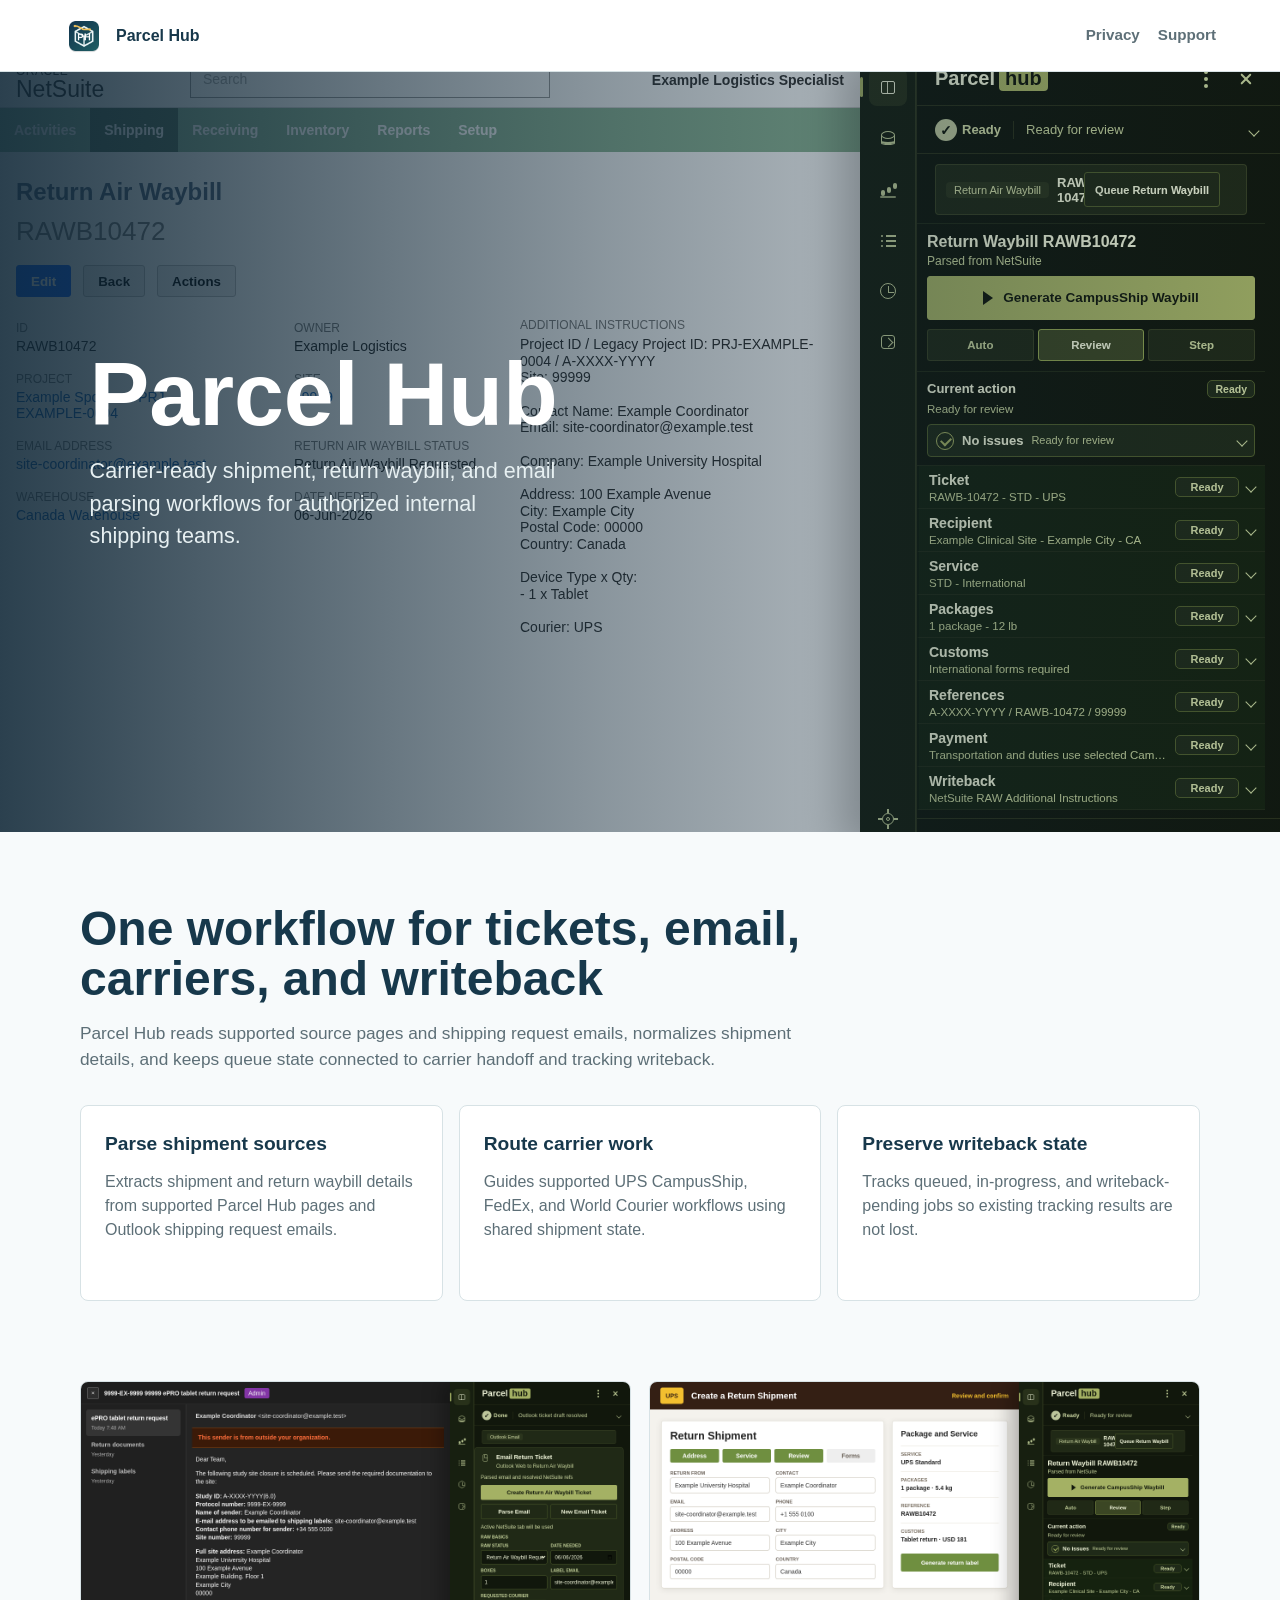
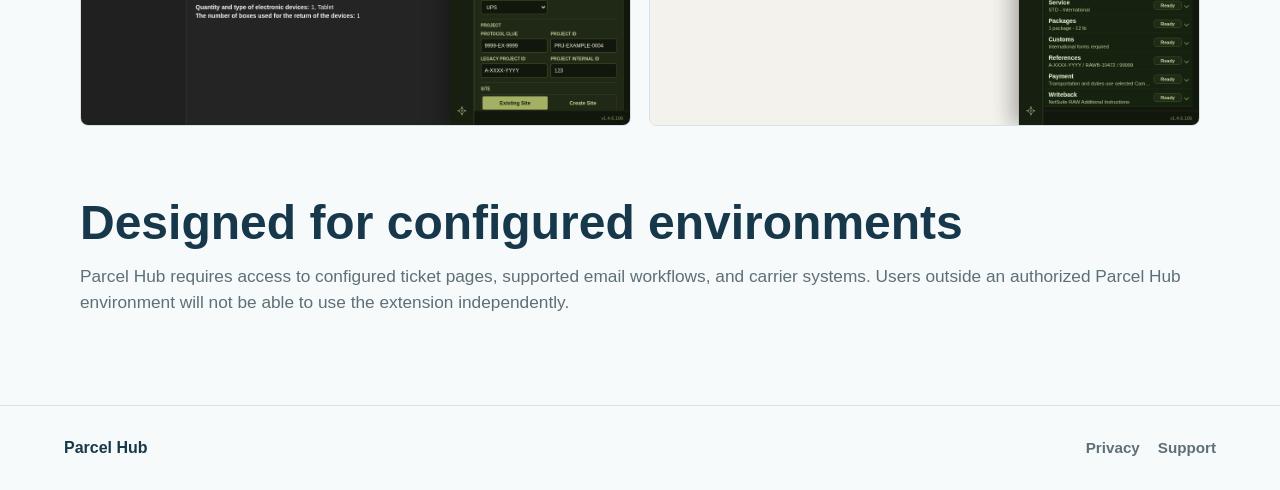
<file: index.html>
<!doctype html>
<html lang="en">
<head>
  <meta charset="utf-8">
  <meta name="viewport" content="width=device-width, initial-scale=1">
  <title>Parcel Hub</title>
  <meta name="description" content="Parcel Hub helps authorized shipping teams parse shipment tickets and emails, route carrier workflows, and preserve tracking writeback state.">
  <link rel="icon" href="./assets/parcel-hub-icon.png" type="image/png">
  <link rel="stylesheet" href="./styles.css">
</head>
<body>
  <header class="site-header">
    <a class="brand" href="./" aria-label="Parcel Hub home">
      <img src="./assets/parcel-hub-icon.png" alt="" width="40" height="40">
      <span>Parcel Hub</span>
    </a>
    <nav aria-label="Parcel Hub pages">
      <a href="./privacy/">Privacy</a>
      <a href="./support/">Support</a>
    </nav>
  </header>

  <main>
    <section class="hero">
      <img src="./assets/listing-screenshot-1.png" alt="" class="hero-bg">
      <div class="hero-copy">
        <h1>Parcel Hub</h1>
        <p>Carrier-ready shipment, return waybill, and email parsing workflows for authorized internal shipping teams.</p>
      </div>
    </section>

    <section class="section">
      <div class="section-heading">
        <h2>One workflow for tickets, email, carriers, and writeback</h2>
        <p>Parcel Hub reads supported source pages and shipping request emails, normalizes shipment details, and keeps queue state connected to carrier handoff and tracking writeback.</p>
      </div>
      <div class="feature-grid">
        <article>
          <h3>Parse shipment sources</h3>
          <p>Extracts shipment and return waybill details from supported Parcel Hub pages and Outlook shipping request emails.</p>
        </article>
        <article>
          <h3>Route carrier work</h3>
          <p>Guides supported UPS CampusShip, FedEx, and World Courier workflows using shared shipment state.</p>
        </article>
        <article>
          <h3>Preserve writeback state</h3>
          <p>Tracks queued, in-progress, and writeback-pending jobs so existing tracking results are not lost.</p>
        </article>
      </div>
    </section>

    <section class="showcase" aria-label="Parcel Hub screenshots">
      <img src="./assets/listing-screenshot-2.png" alt="Parcel Hub parsing a shipping request email into structured shipment data.">
      <img src="./assets/listing-screenshot-3.png" alt="Parcel Hub guiding a return shipment through a courier page.">
    </section>

    <section class="section compact">
      <h2>Designed for configured environments</h2>
      <p>Parcel Hub requires access to configured ticket pages, supported email workflows, and carrier systems. Users outside an authorized Parcel Hub environment will not be able to use the extension independently.</p>
    </section>
  </main>

  <footer>
    <span>Parcel Hub</span>
    <a href="./privacy/">Privacy</a>
    <a href="./support/">Support</a>
  </footer>
</body>
</html>
</file>
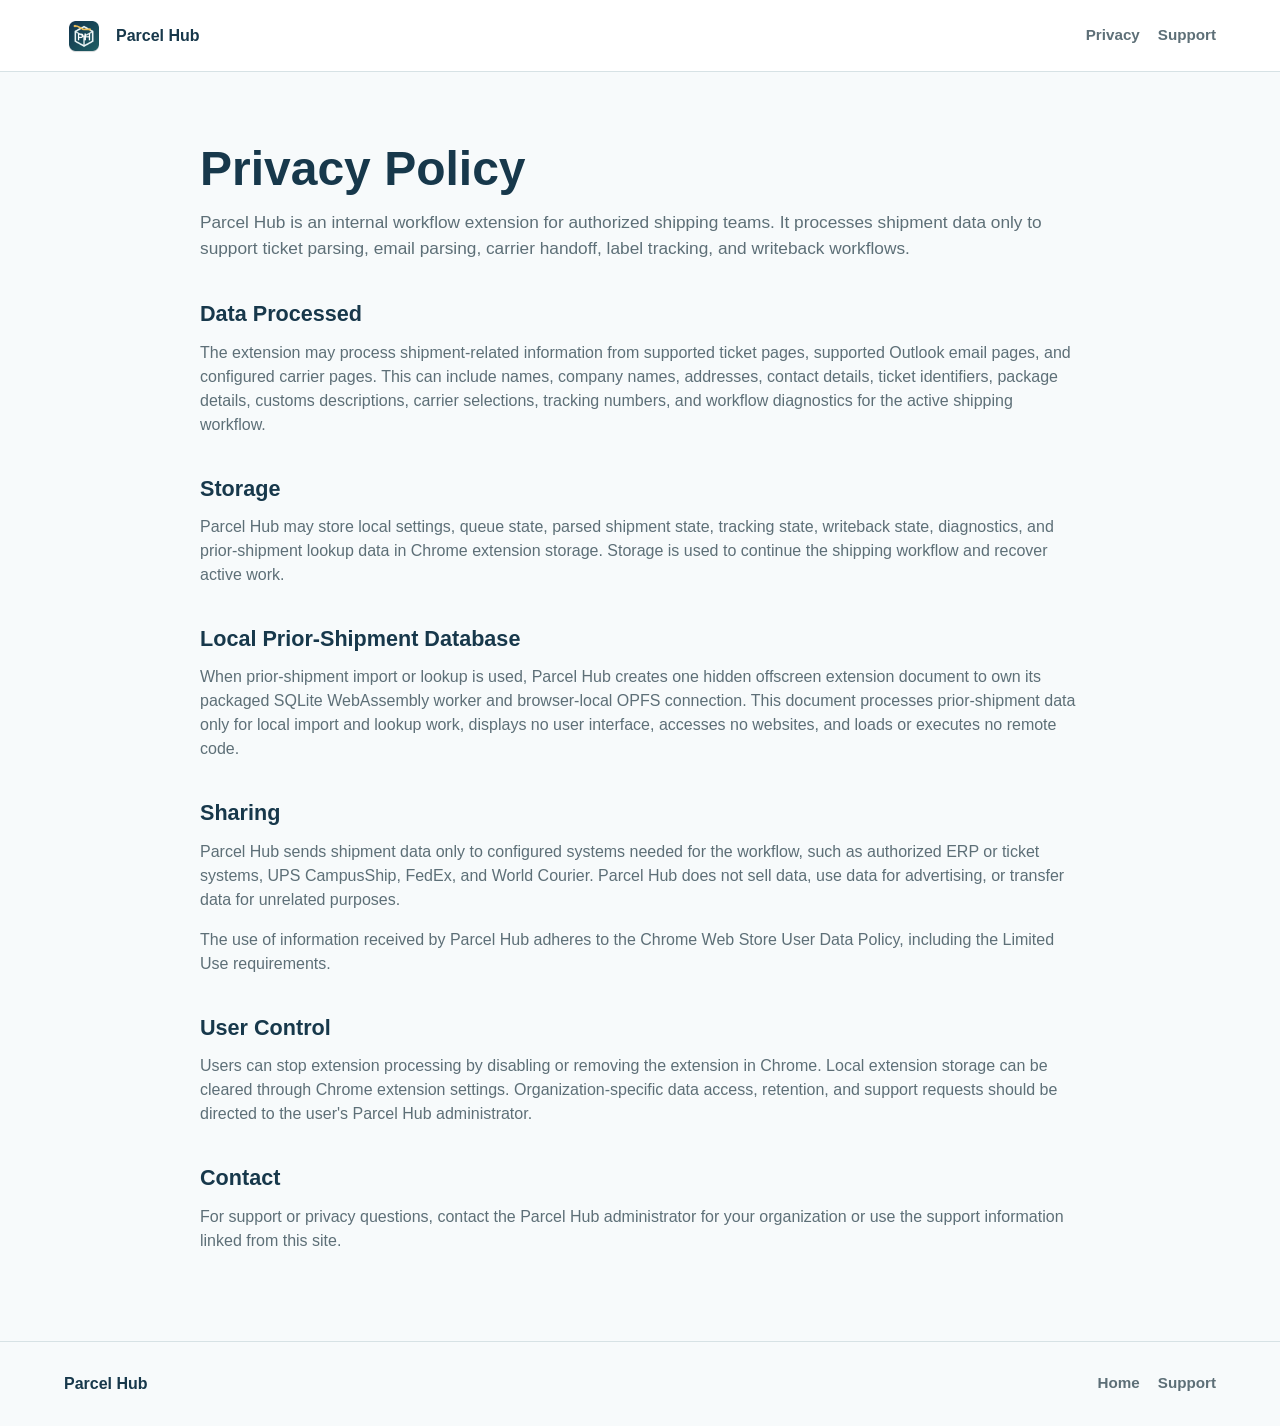
<file: privacy/index.html>
<!doctype html>
<html lang="en">
<head>
  <meta charset="utf-8">
  <meta name="viewport" content="width=device-width, initial-scale=1">
  <title>Parcel Hub Privacy Policy</title>
  <meta name="description" content="Privacy policy for the Parcel Hub Chrome extension.">
  <link rel="icon" href="../assets/parcel-hub-icon.png" type="image/png">
  <link rel="stylesheet" href="../styles.css">
</head>
<body>
  <header class="site-header">
    <a class="brand" href="../" aria-label="Parcel Hub home">
      <img src="../assets/parcel-hub-icon.png" alt="" width="40" height="40">
      <span>Parcel Hub</span>
    </a>
    <nav aria-label="Parcel Hub pages">
      <a href="./" aria-current="page">Privacy</a>
      <a href="../support/">Support</a>
    </nav>
  </header>

  <main class="document">
    <h1>Privacy Policy</h1>
    <p class="lede">Parcel Hub is an internal workflow extension for authorized shipping teams. It processes shipment data only to support ticket parsing, email parsing, carrier handoff, label tracking, and writeback workflows.</p>

    <h2>Data Processed</h2>
    <p>The extension may process shipment-related information from supported ticket pages, supported Outlook email pages, and configured carrier pages. This can include names, company names, addresses, contact details, ticket identifiers, package details, customs descriptions, carrier selections, tracking numbers, and workflow diagnostics for the active shipping workflow.</p>

    <h2>Storage</h2>
    <p>Parcel Hub may store local settings, queue state, parsed shipment state, tracking state, writeback state, diagnostics, and prior-shipment lookup data in Chrome extension storage. Storage is used to continue the shipping workflow and recover active work.</p>

    <h2>Local Prior-Shipment Database</h2>
    <p>When prior-shipment import or lookup is used, Parcel Hub creates one hidden offscreen extension document to own its packaged SQLite WebAssembly worker and browser-local OPFS connection. This document processes prior-shipment data only for local import and lookup work, displays no user interface, accesses no websites, and loads or executes no remote code.</p>

    <h2>Sharing</h2>
    <p>Parcel Hub sends shipment data only to configured systems needed for the workflow, such as authorized ERP or ticket systems, UPS CampusShip, FedEx, and World Courier. Parcel Hub does not sell data, use data for advertising, or transfer data for unrelated purposes.</p>
    <p>The use of information received by Parcel Hub adheres to the Chrome Web Store User Data Policy, including the Limited Use requirements.</p>

    <h2>User Control</h2>
    <p>Users can stop extension processing by disabling or removing the extension in Chrome. Local extension storage can be cleared through Chrome extension settings. Organization-specific data access, retention, and support requests should be directed to the user's Parcel Hub administrator.</p>

    <h2>Contact</h2>
    <p>For support or privacy questions, contact the Parcel Hub administrator for your organization or use the support information linked from this site.</p>
  </main>

  <footer>
    <span>Parcel Hub</span>
    <a href="../">Home</a>
    <a href="../support/">Support</a>
  </footer>
</body>
</html>
</file>
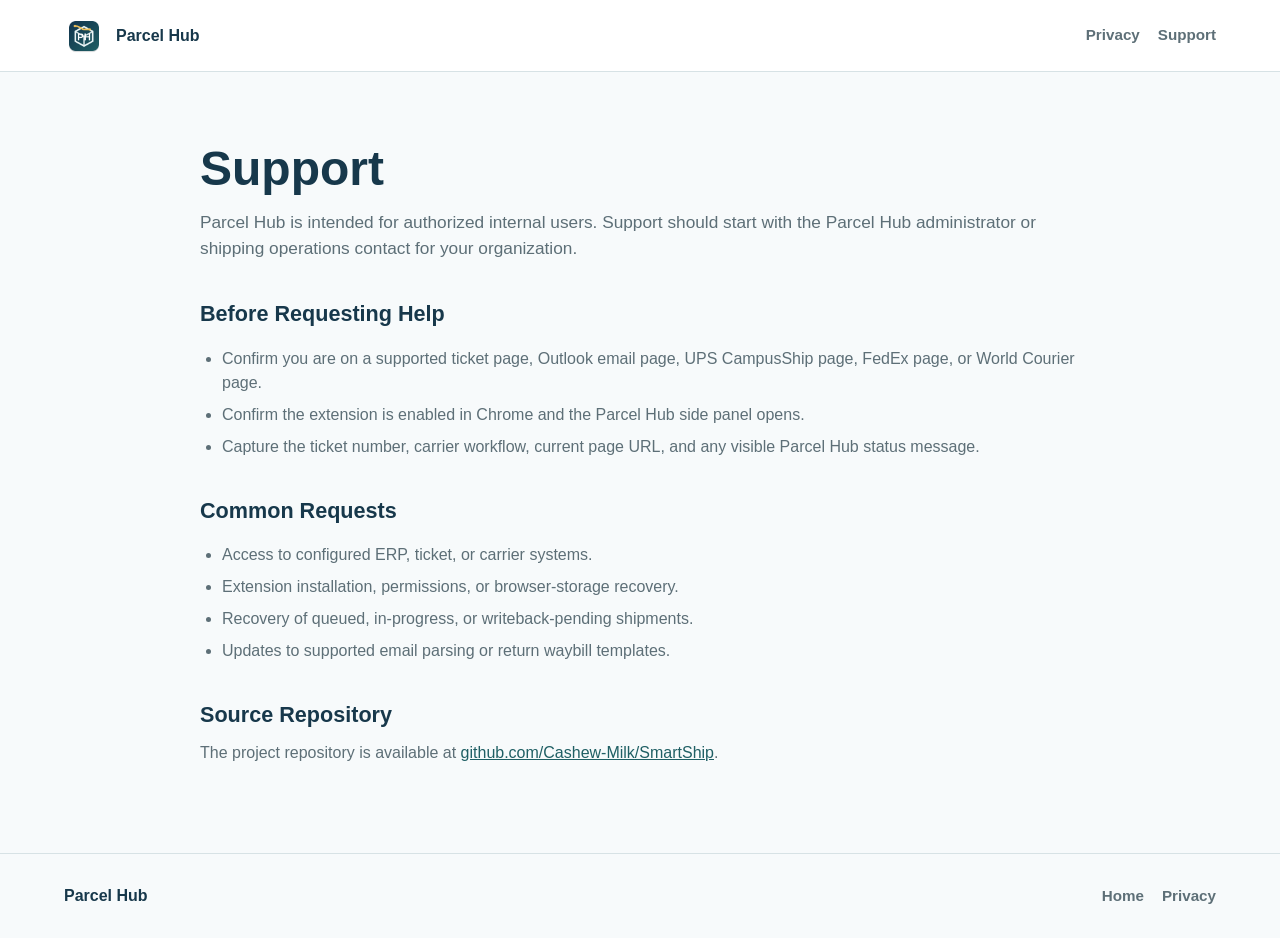
<file: support/index.html>
<!doctype html>
<html lang="en">
<head>
  <meta charset="utf-8">
  <meta name="viewport" content="width=device-width, initial-scale=1">
  <title>Parcel Hub Support</title>
  <meta name="description" content="Support information for the Parcel Hub Chrome extension.">
  <link rel="icon" href="../assets/parcel-hub-icon.png" type="image/png">
  <link rel="stylesheet" href="../styles.css">
</head>
<body>
  <header class="site-header">
    <a class="brand" href="../" aria-label="Parcel Hub home">
      <img src="../assets/parcel-hub-icon.png" alt="" width="40" height="40">
      <span>Parcel Hub</span>
    </a>
    <nav aria-label="Parcel Hub pages">
      <a href="../privacy/">Privacy</a>
      <a href="./" aria-current="page">Support</a>
    </nav>
  </header>

  <main class="document">
    <h1>Support</h1>
    <p class="lede">Parcel Hub is intended for authorized internal users. Support should start with the Parcel Hub administrator or shipping operations contact for your organization.</p>

    <h2>Before Requesting Help</h2>
    <ul>
      <li>Confirm you are on a supported ticket page, Outlook email page, UPS CampusShip page, FedEx page, or World Courier page.</li>
      <li>Confirm the extension is enabled in Chrome and the Parcel Hub side panel opens.</li>
      <li>Capture the ticket number, carrier workflow, current page URL, and any visible Parcel Hub status message.</li>
    </ul>

    <h2>Common Requests</h2>
    <ul>
      <li>Access to configured ERP, ticket, or carrier systems.</li>
      <li>Extension installation, permissions, or browser-storage recovery.</li>
      <li>Recovery of queued, in-progress, or writeback-pending shipments.</li>
      <li>Updates to supported email parsing or return waybill templates.</li>
    </ul>

    <h2>Source Repository</h2>
    <p>The project repository is available at <a href="https://github.com/Cashew-Milk/SmartShip">github.com/Cashew-Milk/SmartShip</a>.</p>
  </main>

  <footer>
    <span>Parcel Hub</span>
    <a href="../">Home</a>
    <a href="../privacy/">Privacy</a>
  </footer>
</body>
</html>
</file>
<file: styles.css>
:root {
  color-scheme: light;
  --ink: #17384b;
  --muted: #5d6f77;
  --line: #d7e2e5;
  --surface: #ffffff;
  --soft: #f4f8f9;
  --accent: #1f5f64;
  --gold: #f0c15a;
}

* {
  box-sizing: border-box;
}

body {
  margin: 0;
  color: var(--ink);
  background: #f7fafb;
  font-family: Arial, Helvetica, sans-serif;
  line-height: 1.5;
}

a {
  color: #1f5f64;
}

.site-header {
  position: sticky;
  top: 0;
  z-index: 10;
  display: flex;
  align-items: center;
  justify-content: space-between;
  gap: 24px;
  min-height: 72px;
  padding: 12px clamp(20px, 5vw, 64px);
  background: rgba(255, 255, 255, 0.94);
  border-bottom: 1px solid var(--line);
  backdrop-filter: blur(8px);
}

.brand {
  display: inline-flex;
  align-items: center;
  gap: 12px;
  color: var(--ink);
  font-weight: 700;
  text-decoration: none;
}

.brand img {
  width: 40px;
  height: 40px;
}

nav {
  display: flex;
  align-items: center;
  gap: 18px;
}

nav a,
footer a {
  color: var(--muted);
  font-size: 0.95rem;
  font-weight: 700;
  text-decoration: none;
}

nav a:hover,
footer a:hover {
  color: var(--accent);
}

.hero {
  position: relative;
  min-height: min(760px, calc(100vh - 72px));
  overflow: hidden;
  background: #102f44;
}

.hero-bg {
  position: absolute;
  inset: 0;
  width: 100%;
  height: 100%;
  object-fit: cover;
}

.hero::after {
  content: "";
  position: absolute;
  inset: 0;
  background: linear-gradient(90deg, rgba(14, 38, 54, 0.88), rgba(14, 38, 54, 0.48) 48%, rgba(14, 38, 54, 0.12));
}

.hero-copy {
  position: relative;
  z-index: 1;
  display: grid;
  align-content: center;
  min-height: inherit;
  width: min(650px, 100%);
  padding: 80px clamp(24px, 7vw, 92px);
  color: #fff;
}

h1,
h2,
h3,
p {
  margin-top: 0;
}

h1 {
  margin-bottom: 18px;
  font-size: clamp(3rem, 7vw, 5.8rem);
  line-height: 0.96;
}

.hero-copy p {
  max-width: 560px;
  margin-bottom: 0;
  color: #e7f0f2;
  font-size: clamp(1.1rem, 2vw, 1.35rem);
}

.section {
  width: min(1120px, calc(100% - 40px));
  margin: 0 auto;
  padding: 72px 0;
}

.section-heading {
  max-width: 760px;
  margin-bottom: 32px;
}

.section h2,
.document h1 {
  margin-bottom: 16px;
  font-size: clamp(2rem, 4vw, 3rem);
  line-height: 1.05;
}

.section-heading p,
.compact p,
.lede {
  color: var(--muted);
  font-size: 1.08rem;
}

.feature-grid {
  display: grid;
  grid-template-columns: repeat(3, minmax(0, 1fr));
  gap: 16px;
}

.feature-grid article {
  min-height: 196px;
  padding: 24px;
  border: 1px solid var(--line);
  border-radius: 8px;
  background: var(--surface);
}

.feature-grid h3 {
  margin-bottom: 12px;
  font-size: 1.2rem;
}

.feature-grid p {
  margin-bottom: 0;
  color: var(--muted);
}

.showcase {
  display: grid;
  grid-template-columns: repeat(2, minmax(0, 1fr));
  gap: 18px;
  width: min(1120px, calc(100% - 40px));
  margin: 0 auto;
  padding: 8px 0 72px;
}

.showcase img {
  width: 100%;
  border: 1px solid var(--line);
  border-radius: 8px;
  background: #fff;
}

.compact {
  padding-top: 0;
}

.document {
  width: min(880px, calc(100% - 40px));
  margin: 0 auto;
  padding: 72px 0;
}

.document h2 {
  margin: 36px 0 10px;
  font-size: 1.35rem;
}

.document p,
.document li {
  color: var(--muted);
}

.document ul {
  padding-left: 22px;
}

.document li + li {
  margin-top: 8px;
}

footer {
  display: flex;
  align-items: center;
  gap: 18px;
  padding: 30px clamp(20px, 5vw, 64px);
  border-top: 1px solid var(--line);
  color: var(--muted);
}

footer span {
  margin-right: auto;
  color: var(--ink);
  font-weight: 700;
}

@media (max-width: 780px) {
  .site-header,
  footer {
    align-items: flex-start;
    flex-direction: column;
  }

  .hero {
    min-height: 640px;
  }

  .hero::after {
    background: linear-gradient(180deg, rgba(14, 38, 54, 0.9), rgba(14, 38, 54, 0.52));
  }

  .hero-bg {
    object-position: 68% center;
  }

  .feature-grid,
  .showcase {
    grid-template-columns: 1fr;
  }

  footer span {
    margin-right: 0;
  }
}
</file>
